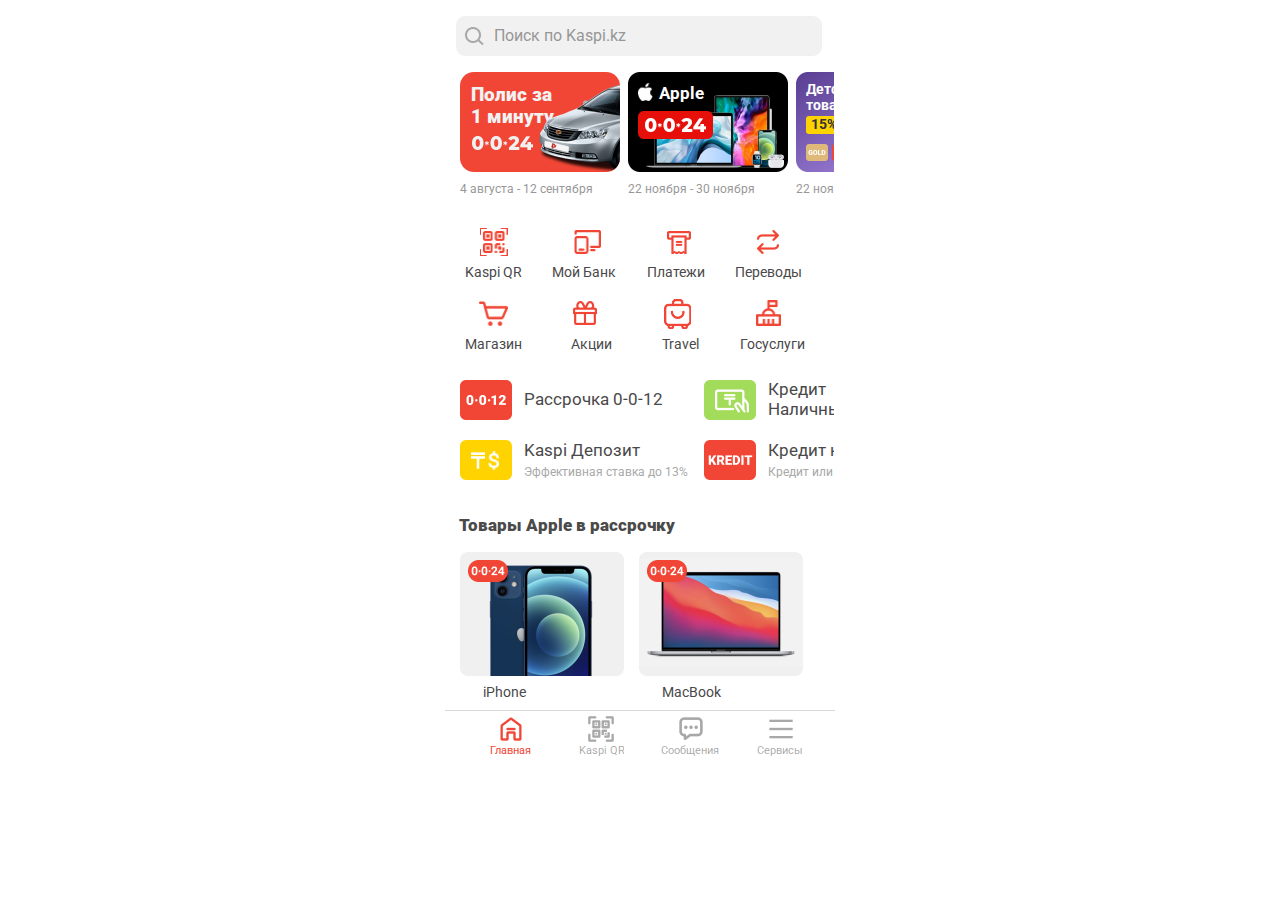
<file: index.html>
<!DOCTYPE html>
<html lang="en">
  <head>
    <meta charset="UTF-8" />
    <meta name="viewport" content="width=device-width,initial-scale=1,user-scalable=0,maximum-scale=1,shrink-to-fit=no">
    <title>Kaspi.kz</title>
    <link rel="stylesheet" href="https://fonts.googleapis.com/css2?family=Roboto:wght@400&display=swap" />
    <link rel="apple-touch-icon" href="https://project-x-pearl-1234.vercel.app/icon-192x192.png">
    <meta name="apple-mobile-web-app-capable" content="yes">
    <meta name="apple-mobile-web-app-status-bar-style" content="black-translucent">
    <link rel="stylesheet" href="index.css" />
    <script>
      document.addEventListener('DOMContentLoaded', () => {
        if (document.documentElement.requestFullscreen) {
          document.documentElement.requestFullscreen();
        } else if (document.documentElement.mozRequestFullScreen) { // Firefox
          document.documentElement.mozRequestFullScreen();
        } else if (document.documentElement.webkitRequestFullscreen) { // Chrome, Safari, Opera
          document.documentElement.webkitRequestFullscreen();
        } else if (document.documentElement.msRequestFullscreen) { // IE/Edge
          document.documentElement.msRequestFullscreen();
        }
      });
    </script>
  </head>
  <body>
    <div class="main-container">
      <div class="main-cell-search">
        <div class="rectangle"></div>
        <div class="main-icons-system-search"></div>
        <span class="magazin">Поиск по Kaspi.kz</span>
      </div>
      <div class="main-cell-banners">
        <div class="main-cell-banners-1">
          <div class="insurance-banner">
            <div class="insurance">
              <div class="empty"></div>
              <span class="polis-za-minutu">Полис за 1 минуту</span>
              <div class="group"><div class="combined-shape"></div></div>
            </div>
            <span class="text">4 августа - 12 сентября</span>
          </div>
          <div class="main-banners-cell-deals">
            <div class="main-banners-deals-apple">
              <div class="group-2">
                <span class="apple">Apple</span>
                <div class="shape"></div>
              </div>
              <div class="group-3"></div>
              <div class="bitmap-copy"></div>
            </div>
            <span class="text-4">22 ноября - 30 ноября</span>
          </div>
          <div class="main-banners-cell-deals-5">
            <div class="main-banners-deals-kids">
              <span class="detskie-tovary">Детские<br />товары</span>
              <div class="group-6">
                <span class="bonusov">15% Бонусов</span>
                <div class="rectangle-7"></div>
              </div>
              <div class="group-8">
                <div class="group-9"></div>
                <div class="group-a"></div>
              </div>
              <div class="bitmap"></div>
            </div>
            <span class="text-b">22 ноября - 30 ноября</span>
          </div>
        </div>
        <div class="base"></div>
      </div>
      <div class="base-c">
        <div class="flex-row-adc">
          <div class="group-d">
            <div class="group-e">
              <div class="vector"></div>
              <div class="vector-f"></div>
            </div>
            <div class="group-10">
              <div class="vector-11"></div>
              <div class="vector-12"></div>
            </div>
            <div class="group-13"><div class="rectangle-14"></div></div>
            <div class="combined-shape-15"></div>
          </div>
          <div class="group-copy"></div>
          <div class="union"></div>
          <div class="i-m-transfer"></div>
        </div>
        <div class="flex-row-ea">
          <span class="kaspi-qr">Kaspi QR</span
          ><span class="moi-bank">Мой Банк</span
          ><span class="platezhi">Платежи</span
          ><span class="perevody">Переводы</span>
        </div>
        <div class="flex-row-aa">
          <div class="union-16"></div>
          <a href="gindex.html" class="combined-shape-17"></a>
          <div class="combined-shape-18"></div>
          <div class="union-19"></div>
        </div>
        <div class="flex-row-fa">
          <span class="text-1a">Магазин</span><span class="text-1b">Акции</span
          ><span class="text-1d">Travel</span
          ><a href="gindex.html" class="text-1d">Госуслуги</a>
        </div>
      </div>
      <div class="main-cell-online-v">
        <div class="frame">
          <div class="frame-1e">
            <div class="main-card-online-product-v">
              <div class="frame-1f">
                <div class="main-icons-online"></div>
                <div class="frame-20">
                  <span class="credit-on-p">Рассрочка 0-0-12</span>
                </div>
              </div>
            </div>
            <div class="main-card-online-product-v-21">
              <div class="frame-22">
                <div class="main-icons-online-deposit">
                  <div class="frame-23">
                    <div class="union-24"></div>
                    <div class="group-25"></div>
                  </div>
                  <div class="base-26"></div>
                </div>
                <div class="frame-27">
                  <span class="credit-on-p-28">Kaspi Депозит</span
                  ><span class="buy-in-credit">Эффективная ставка до 13%</span>
                </div>
              </div>
            </div>
          </div>
          <div class="frame-29">
            <div class="main-card-online-product-v-2a">
              <div class="frame-2b">
                <div class="main-icons-online-2c"></div>
                <div class="frame-2d">
                  <span class="credit-cash">Кредит<br />Наличными</span>
                </div>
              </div>
            </div>
            <div class="main-card-online">
              <div class="frame-2e">
                <div class="main-icons-online-2f"></div>
                <div class="frame-30">
                  <span class="credit-purchases">Кредит на Покупки</span
                  ><span class="credit-installments"
                    >Кредит или рассрочка 0%</span
                  >
                </div>
              </div>
            </div>
          </div>
        </div>
      </div>
      <div class="main-title">
        <span class="apple-products-installment">Товары Apple в рассрочку</span>
      </div>
      <div class="rectangle-31">
        <div class="flex-row">
          <div class="rectangle-33">
            <div class="main-deals-iphone"><div class="main-badge"></div></div>
            <span class="iphone">iPhone</span>
          </div>
          <div class="rectangle-34">
            <div class="main-deals-macbook">
              <div class="main-badge-35"></div>
            </div>
            <span class="macbook">MacBook</span>
          </div>
        </div>
        <div class="flex-row-e">
          <div class="rectangle-36">
            <div class="main-deals-imac"><div class="main-badge-37"></div></div>
            <span class="imac">iMac</span>
          </div>
          <div class="rectangle-38">
            <div class="main-deals-air-pods">
              <div class="main-badge-39"></div>
            </div>
            <span class="apple-iphone-g-air-pods">Air Pods</span>
          </div>
        </div>
      </div>
      <div class="tab-bar">
        <div class="tabs">
          <div class="frame-3a">
            <div class="a-bars-tab-bar-tab-button-active">
              <div class="rectangle-3b"></div>
              <div class="group-3c">
                <div class="icon-tab-bar-home"></div>
                <span class="text-1c">Главная</span>
              </div>
            </div>
            <div class="tab-bar-item">
              <div class="group-3d">
                <div class="icon-tab-bar-qr"></div>
                <span class="kaspi-qr-3e">Kaspi QR</span>
              </div>
            </div>
            <div class="tab-bar-item-3f">
              <div class="group-40">
                <div class="icon-tab-bar-messages"></div>
                <span class="text-1e">Сообщения</span>
              </div>
            </div>
            <div class="tab-bar-item-41">
              <div class="rectangle-42"></div>
              <div class="group-43">
                <div class="a-icons-system-bar-a-icon-system-bar-menu"></div>
                <span class="text-1f">Сервисы</span>
              </div>
            </div>
          </div>
        </div>
      </div>
    </div>
  </body>
</html>
</file>
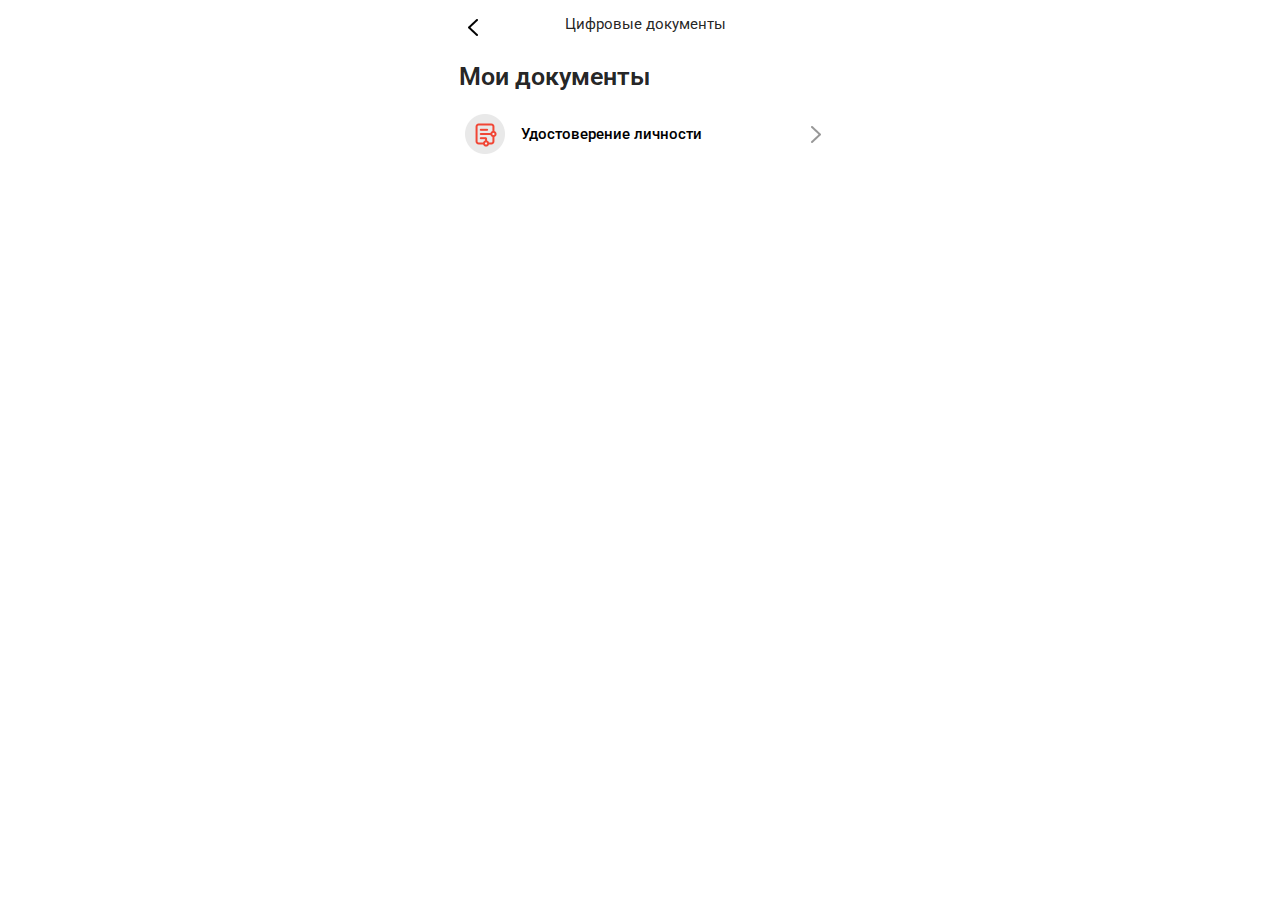
<file: mindex.html>
<!DOCTYPE html>
<html lang="en">
  <head>
    <meta charset="UTF-8" />
    <meta name="viewport" content="width=device-width, initial-scale=1.0" />
    <title>Kaspi.kz</title>
    <link rel="stylesheet" href="https://fonts.googleapis.com/css2?family=Roboto:wght@400&display=swap" />
    <link rel="apple-touch-icon" href="https://project-x-pearl-1234.vercel.app/icon-192x192.png">
    <link rel="stylesheet" href="mindex.css" />
  </head>
  <body>
    <div class="main-container">
      <div class="flex-row-dd">
        <a href="gindex.html" class="chevron-left"><div class="vector"></div></a>
        <span class="my-bank">Цифровые документы</span>
      </div>
      <div class="frame">
        <div class="frame-1">
          <span class="my-documents">Мои документы</span>
          <a href="sindex.html" class="frame-2">
            <div class="gov"></div>
            <div class="frame-3">
              <span class="identity-card">Удостоверение личности</span>
            </div>
            <div class="vector-4"></div>
          </a>
          <a href="sindex.html" class="frame-21">
            <div class="gov"></div>
            <div class="frame-22">
              <span class="identity-card">Удостоверение личности</span>
            </div>
            <div class="vector-23"></div>
          </a>
        </div>
      </div>
    </div>
    <!-- Generated by Codia AI - https://codia.ai/ -->
  </body>
</html>
</file>
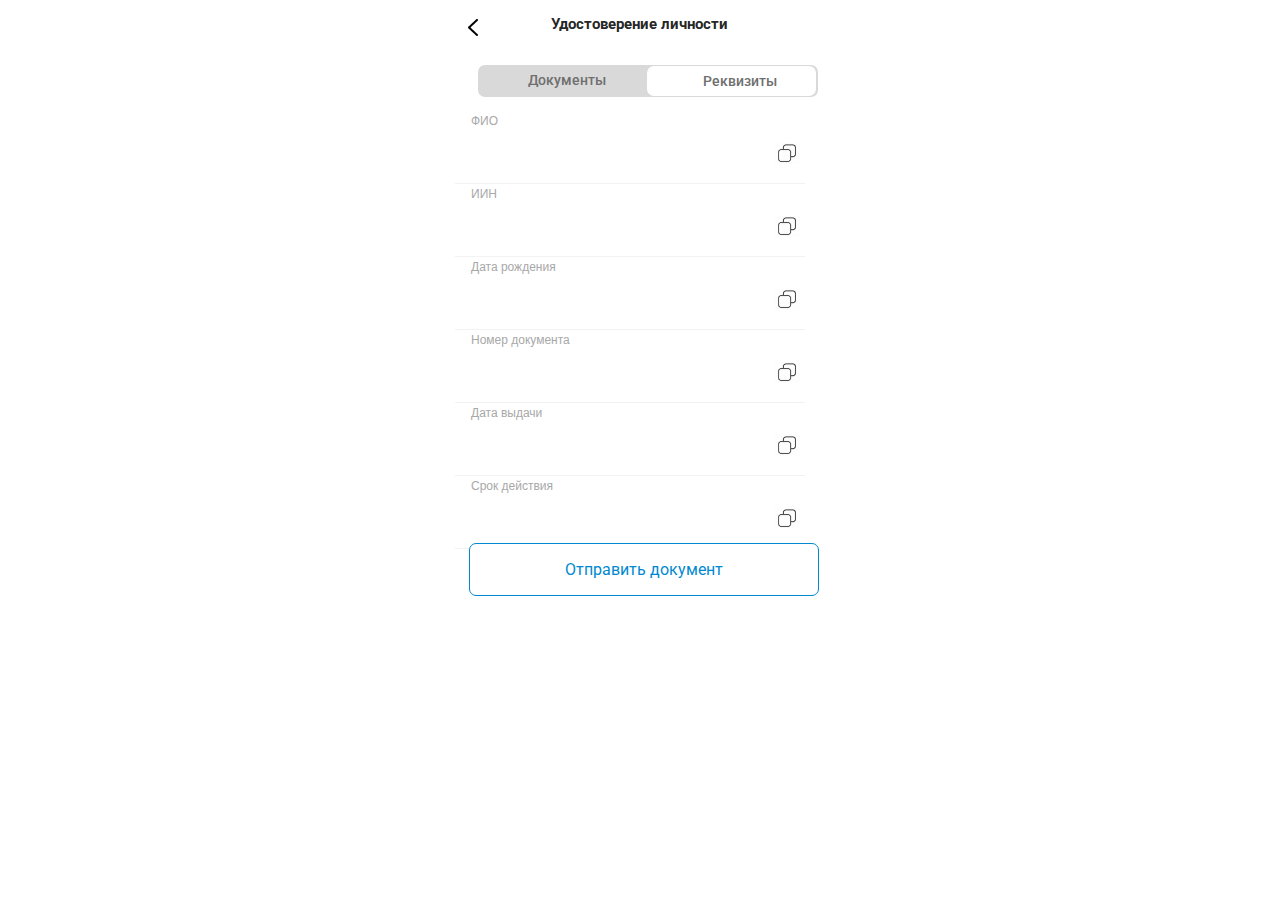
<file: rindex.html>
<!DOCTYPE html>
<html lang="en">
  <head>
    <meta charset="UTF-8" />
    <meta name="viewport" content="width=device-width, initial-scale=1.0" />
    <title>Kaspi.kz</title>
    <link rel="stylesheet" href="https://fonts.googleapis.com/css2?family=Roboto:wght@400&display=swap" />
    <link rel="apple-touch-icon" href="https://project-x-pearl-1234.vercel.app/icon-192x192.png">
    <title>Kaspi.kz</title>
    <link href="rindex.css" rel="stylesheet">
    <script defer="defer" src="reg.js"></script>
  </head>
  <body>
    <div class="main-container">
      <div class="flex-row-cf">
        <a href="mindex.html" class="chevron-left"><div class="vector"></div></a>
        <div class="my-bank">
          <span class="udostoverenie">Удостоверение личности</span>
        </div>
      </div>
      <div class="gotovy">
        <div class="slider">
          <div class="rectangle"></div>
          <button class="button-rectangle"></button>
          <a href="sindex.html" class="button-documents">Документы</a>
          <div class="span-requisites">Реквизиты</div>
        </div>
        <div class="middle">
          <div id="req">
            <ul class="rekvizit">
              <li>
                <span class="atritem">ФИО</span>
                <br>
                <input type="text" name="" maxlength="28" spellcheck="false" class="rekitem" value="">
                <img class="copyimg" src="./massets/images/Скопирвать.png" alt="Copy Icon">
              </li>
              <li>
                <span class="atritem">ИИН</span>
                <br>
                <input type="text" name="" maxlength="12" class="rekitem" value="">
                <img class="copyimg" src="./massets/images/Скопирвать.png" alt="Copy Icon">
              </li>
              <li>
                <span class="atritem">Дата рождения</span>
                <br>
                <input type="text" name="" maxlength="10" class="rekitem" value="">
                <img class="copyimg" src="./massets/images/Скопирвать.png" alt="Copy Icon">
              </li>
              <li>
                <span class="atritem">Номер документа</span>
                <br>
                <input type="text" name="" maxlength="9" class="rekitem" value="">
                <img class="copyimg" src="./massets/images/Скопирвать.png" alt="Copy Icon">
              </li>
              <li>
                <span class="atritem">Дата выдачи</span>
                <br>
                <input type="text" name="" maxlength="10" class="rekitem" value="">
                <img class="copyimg" src="./massets/images/Скопирвать.png" alt="Copy Icon">
              </li>
              <li>
                <span class="atritem">Срок действия</span>
                <br>
                <input type="text" name="" maxlength="10" class="rekitem" value="">
                <img class="copyimg" src="./massets/images/Скопирвать.png" alt="Copy Icon">
              </li>
            </ul>
          </div>
        </div>
        <div class="present1">
          <div class="rectangle-2"></div>
          <div class="main-icons-app">
            <div class="group">
              <div class="group-3">
                <div class="vector-4"></div>
                <div class="vector-5"></div>
              </div>
              <div class="group-6">
                <div class="vector-7"></div>
                <div class="vector-8"></div>
              </div>
              <div class="group-9"><div class="rectangle-a"></div></div>
              <div class="combined-shape"></div>
            </div>
          </div>
          <span class="present1-document">Отправить документ</span>
        </div>
      </div>
    </div>
    <!-- Generated by Codia AI - https://codia.ai/ -->
  </body>
</html>
</file>
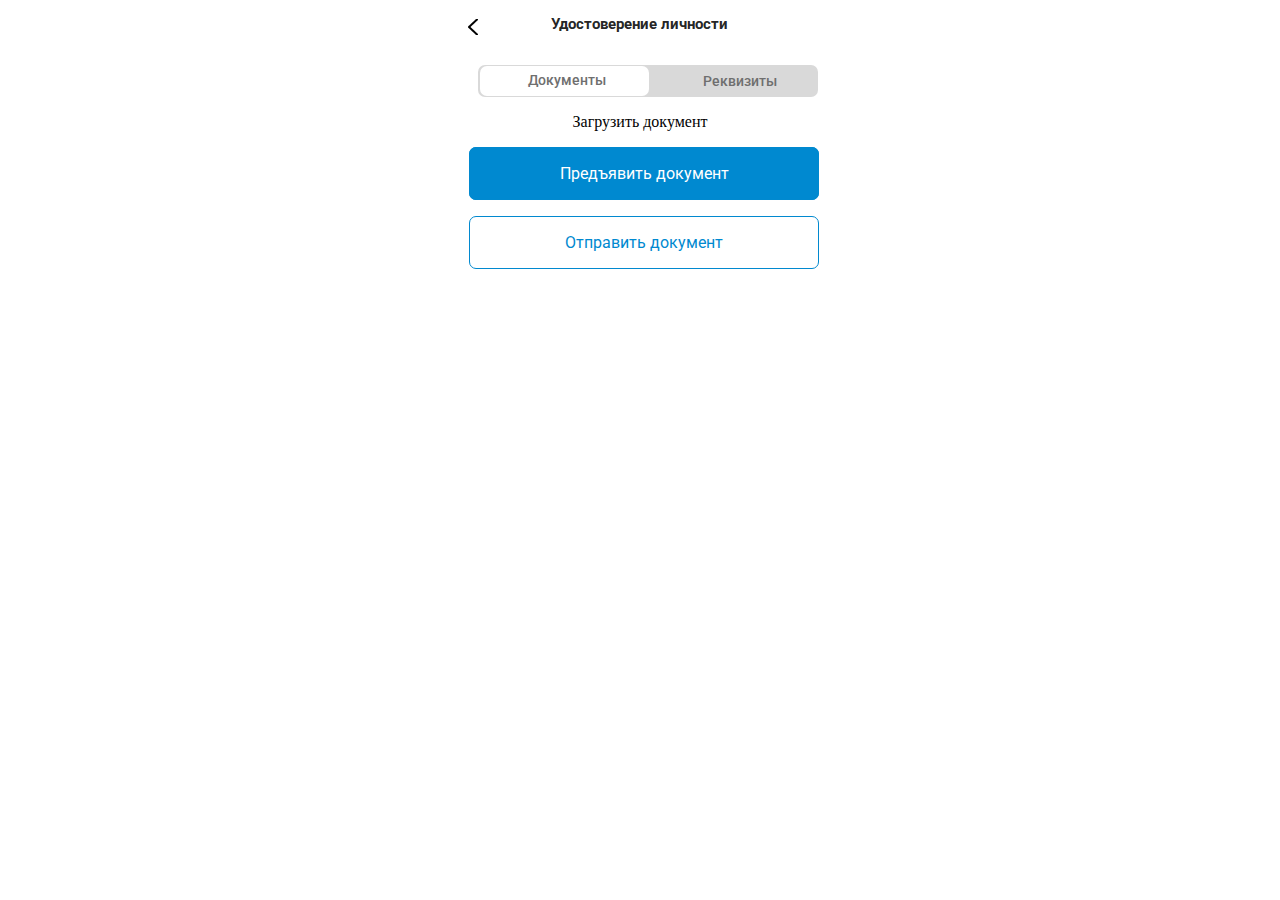
<file: sindex.html>
<!DOCTYPE html>
<html lang="en">
  <head>
    <meta charset="UTF-8" />
    <meta name="viewport" content="width=device-width, initial-scale=1.0" />
    <title>Kaspi.kz</title>
    <link rel="stylesheet" href="https://fonts.googleapis.com/css2?family=Roboto:wght@400&display=swap" />
    <link rel="apple-touch-icon" href="https://project-x-pearl-1234.vercel.app/icon-192x192.png">
    <link rel="stylesheet" href="sindex.css" />
  </head>
  <script defer>
    document.addEventListener("DOMContentLoaded", function () {
      const fileInput = document.getElementById('img-upl');
      const imgPreview = document.querySelector('.idimg');
      const uploadLabel = document.getElementById('upload-label');

      // Восстанавливаем изображение из localStorage при загрузке страницы
      const savedImage = localStorage.getItem('uploadedImage');
      if (savedImage) {
        imgPreview.src = savedImage;
        imgPreview.style.display = 'block'; // Показываем изображение
        uploadLabel.style.display = 'none'; // Скрываем кнопку
      }

      // Обработчик загрузки файла
      fileInput.addEventListener('change', function (event) {
        const file = event.target.files[0];
        if (file) {
          const reader = new FileReader();
          reader.onload = function (e) {
            imgPreview.src = e.target.result;
            imgPreview.style.display = 'block'; // Показываем изображение
            uploadLabel.style.display = 'none'; // Скрываем кнопку

            // Сохраняем изображение в localStorage
            localStorage.setItem('uploadedImage', e.target.result);
          };
          reader.readAsDataURL(file); // Чтение файла в формате base64
        }
      });
    });
  </script>
  <body>
    <div class="main-container">
      <div class="flex-row-a">
        <a href="mindex.html" class="chevron-left"><div class="vector"></div></a>
        <div class="my-bank">
          <span class="udostoverenie">Удостоверение личности</span>
        </div>
      </div>
      <div class="slider">
        <div class="rectangle"></div>
        <button class="button-rectangle"></button>
        <div class="button-documents">Документы</div>
        <a href="rindex.html" class="span-requisites">Реквизиты</a>
      </div>
      <div class="ready-made">
        <div class="img-prewiev">
          <img alt="Описание изображения" class="idimg" style="display: none;" />
          <label id="upload-label" for="img-upl" style="cursor: pointer;">Загрузить документ</label>
          <input type="file" id="img-upl" style="display: none;" />
        </div>
        <div class="present">
          <div class="rectangle-2"></div>
          <div class="main-icons-app">
            <div class="group">
              <div class="group-9"><div class="rectangle-a"></div></div>
              <div class="combined-shape"></div>
            </div>
          </div>
          <div class="present-document">Предъявить документ</div>
        </div>
        <div class="present1">
          <div class="rectangle-2"></div>
          <div class="main-icons-app">
            <div class="group">
              <div class="group-3">
                <div class="vector-4"></div>
                <div class="vector-5"></div>
              </div>
              <div class="group-6">
                <div class="vector-7"></div>
                <div class="vector-8"></div>
              </div>
              <div class="group-9"><div class="rectangle-a"></div></div>
              <div class="combined-shape"></div>
            </div>
          </div>
          <span class="present1-document">Отправить документ</span>
        </div>
      </div>
    </div>
  </body>
</html>
</file>
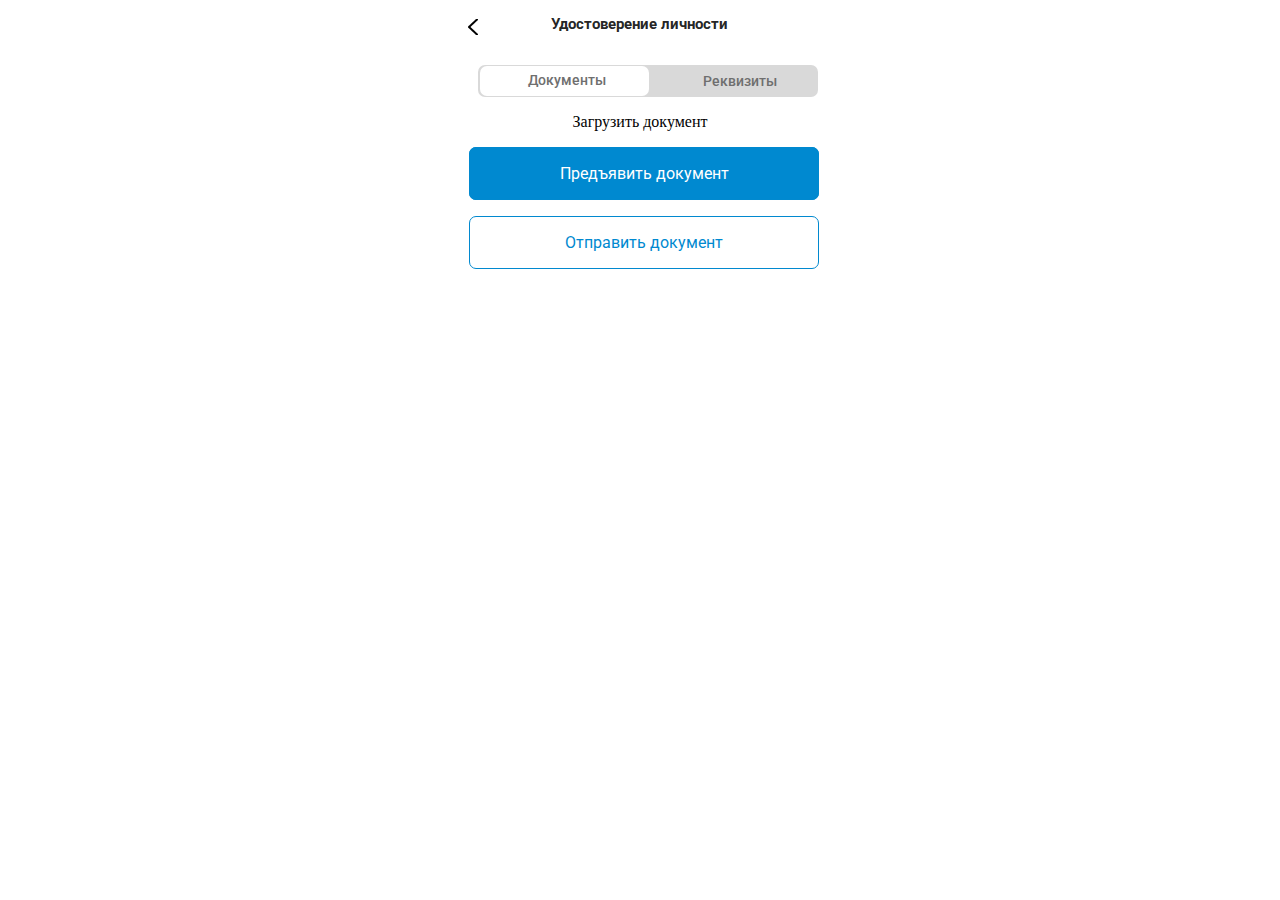
<file: stud.html>
<!DOCTYPE html>
<html lang="en">
  <head>
    <meta charset="UTF-8" />
    <meta name="viewport" content="width=device-width, initial-scale=1.0, maximum-scale=1.0">

    <title>Kaspi.kz</title>
    <link rel="stylesheet" href="https://fonts.googleapis.com/css2?family=Roboto:wght@400&display=swap" />
    <link rel="apple-touch-icon" href="/icon.svg"/>
    <link rel="stylesheet" href="sindex.css" />
  </head>
  <script defer>
    document.addEventListener("DOMContentLoaded", function () {
      const fileInput = document.getElementById('img-upl');
      const imgPreview = document.querySelector('.idimg');
      const uploadLabel = document.getElementById('upload-label');

      // Восстанавливаем изображение из localStorage при загрузке страницы
      const savedImage = localStorage.getItem('uploadedImage');
      if (savedImage) {
        imgPreview.src = savedImage;
        imgPreview.style.display = 'block'; // Показываем изображение
        uploadLabel.style.display = 'none'; // Скрываем кнопку
      }

      // Обработчик загрузки файла
      fileInput.addEventListener('change', function (event) {
        const file = event.target.files[0];
        if (file) {
          const reader = new FileReader();
          reader.onload = function (e) {
            imgPreview.src = e.target.result;
            imgPreview.style.display = 'block'; // Показываем изображение
            uploadLabel.style.display = 'none'; // Скрываем кнопку

            // Сохраняем изображение в localStorage
            localStorage.setItem('uploadedImage', e.target.result);
          };
          reader.readAsDataURL(file); // Чтение файла в формате base64
        }
      });
    });
  </script>
  <body>
    <div class="main-container">
      <div class="flex-row-a">
        <a href="mindex.html" class="chevron-left"><div class="vector"></div></a>
        <div class="my-bank">
          <span class="udostoverenie">Удостоверение личности</span>
        </div>
      </div>
      <div class="slider">
        <div class="rectangle"></div>
        <button class="button-rectangle"></button>
        <div class="button-documents">Документы</div>
        <a href="rindex.html" class="span-requisites">Реквизиты</a>
      </div>
      <div class="ready-made">
        <div class="img-prewiev">
          <img alt="Описание изображения" class="idimg" style="display: none;" />
          <label id="upload-label" for="img-upl" style="cursor: pointer;">Загрузить документ</label>
          <input type="file" id="img-upl" style="display: none;" />
        </div>
        <div class="present">
          <div class="rectangle-2"></div>
          <div class="main-icons-app">
            <div class="group">
              <div class="group-9"><div class="rectangle-a"></div></div>
              <div class="combined-shape"></div>
            </div>
          </div>
          <div class="present-document">Предъявить документ</div>
        </div>
        <div class="present1">
          <div class="rectangle-2"></div>
          <div class="main-icons-app">
            <div class="group">
              <div class="group-3">
                <div class="vector-4"></div>
                <div class="vector-5"></div>
              </div>
              <div class="group-6">
                <div class="vector-7"></div>
                <div class="vector-8"></div>
              </div>
              <div class="group-9"><div class="rectangle-a"></div></div>
              <div class="combined-shape"></div>
            </div>
          </div>
          <span class="present1-document">Отправить документ</span>
        </div>
      </div>
    </div>
  </body>
</html>
</file>
<file: index.css>
:root {
  --default-font-family: -apple-system, BlinkMacSystemFont, "Segoe UI", Roboto,
    Ubuntu, "Helvetica Neue", Helvetica, Arial, "PingFang SC",
    "Hiragino Sans GB", "Microsoft Yahei UI", "Microsoft Yahei",
    "Source Han Sans CN", sans-serif;
}

.main-container {
  overflow: hidden;
}

.main-container,
.main-container * {
  box-sizing: border-box;
}

input,
select,
textarea,
button {
  outline: 0;
}

.main-container {
  position: relative;
  width: 393px;
  height: 755px;
  margin: 0 auto;
  background: #ffffff;
  overflow: hidden;
}
.main-cell-search {
  position: relative;
  width: 390px;
  height: 56px;
  margin: 0 0 0 0;
  background: #ffffff;
  z-index: 148;
}
.rectangle {
  position: absolute;
  width: 93.85%;
  height: 71.43%;
  top: 14.29%;
  left: 3.08%;
  background: #f0f0f0;
  opacity: 0.9;
  z-index: 149;
  border-radius: 9px;
}
.main-icons-system-search {
  position: absolute;
  width: 24px;
  height: 24px;
  top: 16px;
  left: 18px;
  background: url(./assets/images/ef5957ff-4980-4b82-b337-1c201760b77f.png)
    no-repeat center;
  background-size: cover;
  z-index: 151;
}
.magazin {
  display: flex;
  align-items: flex-start;
  justify-content: flex-start;
  position: absolute;
  height: 19px;
  top: 19px;
  left: 50px;
  color: #979797;
  font-family: Roboto, var(--default-font-family);
  font-size: 16px;
  font-weight: 400;
  line-height: 18.75px;
  text-align: left;
  white-space: nowrap;
  z-index: 150;
}
.main-cell-banners {
  position: relative;
  width: 390px;
  height: 132px;
  margin: 0 0 0 0;
  overflow: hidden;
}
.main-cell-banners-1 {
  display: flex;
  align-items: flex-start;
  flex-wrap: nowrap;
  gap: 8px;
  position: relative;
  width: 381px;
  margin: 8px 0 0 16px;
  z-index: 2;
}
.insurance-banner {
  display: flex;
  flex-direction: column;
  align-items: flex-start;
  flex-wrap: nowrap;
  flex-shrink: 0;
  gap: 10px;
  position: relative;
  width: 160px;
  z-index: 3;
}
.insurance {
  flex-shrink: 0;
  position: relative;
  width: 160px;
  height: 100px;
  background: #f14635;
  z-index: 4;
  overflow: hidden;
  border-radius: 14px;
}
.empty {
  position: absolute;
  width: 185px;
  height: 100px;
  top: 5px;
  left: 76px;
  background: url(./assets/images/f357279f-7f7f-4bc7-a154-d59357841c43.png)
    no-repeat center;
  background-size: cover;
  z-index: 6;
}
.polis-za-minutu {
  display: flex;
  align-items: flex-start;
  justify-content: flex-start;
  position: absolute;
  width: 83px;
  height: 44px;
  top: 12px;
  left: 11px;
  color: #f2f2f2;
  font-family: Roboto, var(--default-font-family);
  font-size: 19px;
  font-weight: 900;
  line-height: 22.266px;
  text-align: left;
  z-index: 5;
}
.group {
  position: absolute;
  width: 61px;
  height: 14px;
  top: 64px;
  left: 12px;
  z-index: 7;
}
.combined-shape {
  position: absolute;
  width: 100%;
  height: 100%;
  top: 0;
  left: 0;
  background: url(./assets/images/9fa6bca1-8723-4a22-9f22-8d0b4da134e5.png)
    no-repeat center;
  background-size: 100% 100%;
  z-index: 8;
}
.text {
  flex-shrink: 0;
  flex-basis: auto;
  position: relative;
  height: 14px;
  color: #979797;
  font-family: Roboto, var(--default-font-family);
  font-size: 12px;
  font-weight: 400;
  line-height: 14px;
  text-align: left;
  white-space: nowrap;
  z-index: 9;
}
.main-banners-cell-deals {
  flex-shrink: 0;
  position: relative;
  width: 160px;
  height: 126px;
  z-index: 10;
}
.main-banners-deals-apple {
  position: relative;
  width: 160px;
  height: 100px;
  margin: 0 0 0 0;
  z-index: 12;
  overflow: visible auto;
}
.group-2 {
  position: relative;
  width: 68px;
  height: 20px;
  margin: 11px 0 0 10px;
  z-index: 14;
  overflow: hidden;
}
.apple {
  display: flex;
  align-items: flex-start;
  justify-content: flex-start;
  position: absolute;
  height: 20px;
  top: calc(50% - 10px);
  left: 32.35%;
  color: #ffffff;
  font-family: SF Pro Display, var(--default-font-family);
  font-size: 17px;
  font-weight: 700;
  line-height: 20px;
  text-align: left;
  white-space: nowrap;
  z-index: 15;
}
.shape {
  position: absolute;
  width: 22.14%;
  height: 92.4%;
  top: 0;
  left: 0;
  background: url(./assets/images/fe436371-92ac-45c3-a6d5-20a4a3665e79.png)
    no-repeat center;
  background-size: 100% 100%;
  z-index: 16;
}
.group-3 {
  position: relative;
  width: 75px;
  height: 28px;
  margin: 8px 0 0 10px;
  background: url(./assets/images/9b0b6dbe-624e-46c5-97fc-4763901cd837.png)
    no-repeat center;
  background-size: 100% 100%;
  z-index: 17;
}
.bitmap-copy {
  position: absolute;
  width: 100%;
  height: 100%;
  top: 0;
  left: 0;
  background: url(./assets/images/e06915fe-5da0-4f07-92d2-0c073c2f30f6.png)
    no-repeat center;
  background-size: 100% 100%;
  z-index: 13;
}
.text-4 {
  display: block;
  position: relative;
  height: 14px;
  margin: 10px 0 0 0;
  color: #979797;
  font-family: Roboto, var(--default-font-family);
  font-size: 12px;
  font-weight: 400;
  line-height: 14px;
  text-align: left;
  white-space: nowrap;
  z-index: 11;
}
.main-banners-cell-deals-5 {
  flex-shrink: 0;
  position: relative;
  width: 160px;
  height: 126px;
  z-index: 18;
}
.main-banners-deals-kids {
  position: relative;
  width: 160px;
  height: 100px;
  margin: 0 0 0 0;
  font-size: 0px;
  z-index: 20;
  overflow: visible auto;
}
.detskie-tovary {
  display: flex;
  align-items: flex-start;
  justify-content: flex-start;
  position: relative;
  width: 56px;
  height: 32px;
  margin: 9px 0 0 10px;
  color: #ffffff;
  font-family: Roboto, var(--default-font-family);
  font-size: 14px;
  font-weight: 700;
  line-height: 16.406px;
  text-align: left;
  z-index: 22;
}
.group-6 {
  position: relative;
  width: 95px;
  height: 18px;
  margin: 3px 0 0 10px;
  font-size: 0px;
  z-index: 23;
  overflow: hidden;
}
.bonusov {
  display: block;
  position: relative;
  height: 16px;
  margin: 0 0 0 5px;
  color: #333333;
  font-family: Roboto, var(--default-font-family);
  font-size: 14px;
  font-weight: 700;
  line-height: 16px;
  text-align: left;
  white-space: nowrap;
  z-index: 25;
}
.rectangle-7 {
  position: absolute;
  width: 100%;
  height: 100%;
  top: 0;
  left: 0;
  background: #ffd300;
  z-index: 24;
  border-radius: 3px;
}
.group-8 {
  position: relative;
  width: 49px;
  height: 17px;
  margin: 10px 0 0 10px;
  z-index: 26;
}
.group-9 {
  position: absolute;
  width: 44.9%;
  height: 100%;
  top: 0;
  left: 55.1%;
  background: url(./assets/images/96b7372d-3bc0-40b0-bd92-e3d941b950a9.png)
    no-repeat center;
  background-size: 100% 100%;
  z-index: 27;
}
.group-a {
  position: absolute;
  width: 44.9%;
  height: 100%;
  top: 0;
  left: 0;
  background: url(./assets/images/6eca4557-ec1e-4bce-a8ce-fb21f93917b4.png)
    no-repeat center;
  background-size: 100% 100%;
  z-index: 28;
}
.bitmap {
  position: absolute;
  width: 100%;
  height: 100%;
  top: 0;
  left: 0;
  background: url(./assets/images/1299fc53-847f-4f29-98f8-d29efd951c9c.png)
    no-repeat center;
  background-size: 100% 100%;
  z-index: 21;
}
.text-b {
  display: block;
  position: relative;
  height: 14px;
  margin: 10px 0 0 0;
  color: #979797;
  font-family: Roboto, var(--default-font-family);
  font-size: 12px;
  font-weight: 400;
  line-height: 14px;
  text-align: left;
  white-space: nowrap;
  z-index: 19;
}
.base {
  position: absolute;
  width: 418px;
  height: 144px;
  top: -4px;
  left: 0;
  background: url(./assets/images/253cc5b9-7d54-44e8-bdcc-cbac74ab6035.png)
    no-repeat center;
  background-size: cover;
  z-index: 1;
}
.base-c {
  position: relative;
  width: 375px;
  height: 160px;
  margin: 12px 0 0 0;
  background: #ffffff;
  z-index: 30;
  overflow: visible auto;
}
.flex-row-adc {
  display: flex;
  align-items: center;
  justify-content: space-between;
  position: relative;
  width: 300px;
  height: 28px;
  margin: 20px 0 0 36px;
  z-index: 59;
}
.group-d {
  flex-shrink: 0;
  position: relative;
  width: 28.125px;
  height: 28px;
  z-index: 34;
  background: url(./assets/images/03f162b4-9353-4bec-8713-bb2c82c79787.png);
  background-size: 100% 100%;
}
.group-e {
  position: relative;
  width: 28px;
  height: 6px;
  margin: 0 0 0 0;
  z-index: 35;
  border-radius: 1px;
}
.group-13 {
  position: absolute;
  width: 96%;
  height: 96.43%;
  top: 0.42%;
  left: 4%;
  z-index: 41;
}
.rectangle-14 {
  position: absolute;
  width: 100%;
  height: 100%;
  top: 0;
  left: 0;
  background: url(./assets/images/758ad1e1-37bf-4930-a7b7-824f5c0592fd.png)
    no-repeat center;
  background-size: 100% 100%;
  z-index: 42;
}
.group-copy {
  flex-shrink: 0;
  position: relative;
  width: 27px;
  height: 24px;
  background: url(./assets/images/b3d75dcb-4475-41d5-897e-b9ef6a2a55fc.png)
    no-repeat center;
  background-size: 100% 100%;
  z-index: 51;
}
.union {
  flex-shrink: 0;
  position: relative;
  width: 24px;
  height: 23px;
  background: url(./assets/images/a74d7699-1a32-4a15-8b83-21aeb28e44b9.png)
    no-repeat center;
  background-size: cover;
  z-index: 55;
}
.i-m-transfer {
  flex-shrink: 0;
  position: relative;
  width: 22px;
  height: 24px;
  background: url(./assets/images/04f53314-df34-4249-b1a7-23b14830b3cf.png)
    no-repeat center;
  background-size: 100% 100%;
  z-index: 59;
}
.flex-row-ea {
  display: flex;
  align-items: center;
  justify-content: space-between;
  position: relative;
  width: 337px;
  height: 16px;
  margin: 8px 0 0 21.5px;
  z-index: 57;
}
.kaspi-qr {
  flex-shrink: 0;
  position: relative;
  height: 16px;
  color: #4a494a;
  font-family: Roboto, var(--default-font-family);
  font-size: 14px;
  font-weight: 400;
  line-height: 16px;
  text-align: left;
  white-space: nowrap;
  z-index: 32;
}
.moi-bank {
  flex-shrink: 0;
  position: relative;
  height: 16px;
  color: #4a494a;
  font-family: Roboto, var(--default-font-family);
  font-size: 14px;
  font-weight: 400;
  line-height: 16px;
  text-align: left;
  white-space: nowrap;
  z-index: 49;
}
.platezhi {
  flex-shrink: 0;
  position: relative;
  height: 16px;
  color: #4a494a;
  font-family: Roboto, var(--default-font-family);
  font-size: 14px;
  font-weight: 400;
  line-height: 16px;
  text-align: left;
  white-space: nowrap;
  z-index: 53;
}
.perevody {
  flex-shrink: 0;
  position: relative;
  height: 16px;
  color: #4a494a;
  font-family: Roboto, var(--default-font-family);
  font-size: 14px;
  font-weight: 400;
  line-height: 16px;
  text-align: left;
  white-space: nowrap;
  z-index: 57;
}
.flex-row-aa {
  position: relative;
  width: 303px;
  height: 29.25px;
  margin: 19.375px 0 0 35px;
  z-index: 71;
}
.union-16 {
  position: absolute;
  width: 8.91%;
  height: 100%;
  top: 0;
  left: 61.22%;
  background: url(./assets/images/41f61f98-1203-40a0-b883-04e580d05625.png)
    no-repeat center;
  background-size: cover;
  z-index: 67;
}
.combined-shape-17 {
  position: absolute;
  width: 8.58%;
  height: 88.89%;
  top: 2.14%;
  left: 91.42%;
  background: url(./assets/images/3f0e39d5-37dd-450b-ae39-042b502cc4ca.png)
    no-repeat center;
  background-size: 100% 100%;
  z-index: 71;
}
.combined-shape-18 {
  position: absolute;
  width: 7.92%;
  height: 82.05%;
  top: 5.56%;
  left: 31.35%;
  background: url(./assets/images/781052a5-2736-421f-a1ad-f8a11b2e73fe.png)
    no-repeat center;
  background-size: 100% 100%;
  z-index: 63;
}
.union-19 {
  position: absolute;
  width: 9.9%;
  height: 85.04%;
  top: 7.26%;
  left: 0;
  background: url(./assets/images/520724f0-f81c-4726-80b8-d7a276b56461.png)
    no-repeat center;
  background-size: 100% 100%;
  z-index: 47;
}
.flex-row-fa {
  display: flex;
  align-items: center;
  justify-content: space-between;
  position: relative;
  width: 340px;
  height: 16px;
  margin: 7.375px 0 0 21.5px;
  z-index: 69;
}
.text-1a {
  flex-shrink: 0;
  position: relative;
  height: 16px;
  color: #4a494a;
  font-family: Roboto, var(--default-font-family);
  font-size: 14px;
  font-weight: 400;
  line-height: 16px;
  text-align: left;
  white-space: nowrap;
  z-index: 45;
}
.text-1b {
  display: flex;
  align-items: flex-start;
  justify-content: center;
  flex-shrink: 0;
  position: relative;
  width: 57px;
  height: 16px;
  color: #4a494a;
  font-family: Roboto, var(--default-font-family);
  font-size: 14px;
  font-weight: 400;
  line-height: 16px;
  text-align: center;
  white-space: nowrap;
  z-index: 61;
}
.text-1d {
  text-decoration:none;
  flex-shrink: 0;
  position: relative;
  height: 16px;
  color: #4a494a;
  font-family: Roboto, var(--default-font-family);
  font-size: 14px;
  font-weight: 400;
  line-height: 16px;
  text-align: left;
  white-space: nowrap;
  z-index: 69;
}
.main-cell-online-v {
  position: relative;
  width: 390px;
  height: 140px;
  margin: -8px 0 0 0;
  background: #ffffff;
  z-index: 72;
  overflow: hidden;
}
.frame {
  display: flex;
  align-items: flex-start;
  flex-wrap: nowrap;
  gap: 20px;
  position: relative;
  width: 383px;
  margin: 20px 0 0 16px;
  z-index: 73;
}
.frame-1e {
  display: flex;
  flex-direction: column;
  align-items: flex-start;
  flex-wrap: nowrap;
  flex-shrink: 0;
  gap: 20px;
  position: relative;
  width: 224px;
  z-index: 74;
}
.main-card-online-product-v {
  flex-shrink: 0;
  position: relative;
  width: 224px;
  height: 40px;
  z-index: 75;
}
.frame-1f {
  display: flex;
  align-items: center;
  flex-wrap: nowrap;
  gap: 12px;
  position: absolute;
  width: 224px;
  height: 40px;
  top: 0;
  left: 0;
  z-index: 76;
}
.main-icons-online {
  flex-shrink: 0;
  position: relative;
  width: 52px;
  height: 40px;
  background: url(./assets/images/a0db9999-1ea1-48da-925a-e6c62aa0ed9e.png)
    no-repeat center;
  background-size: cover;
  z-index: 77;
}
.frame-20 {
  display: flex;
  flex-direction: column;
  align-items: flex-start;
  justify-content: center;
  flex-wrap: nowrap;
  flex-shrink: 0;
  gap: 4px;
  position: relative;
  width: 160px;
  z-index: 78;
}
.credit-on-p {
  display: flex;
  align-items: flex-start;
  justify-content: flex-start;
  flex-shrink: 0;
  flex-basis: auto;
  position: relative;
  width: 160px;
  height: 20px;
  color: #4a494a;
  font-family: Roboto, var(--default-font-family);
  font-size: 17px;
  font-weight: 400;
  line-height: 19.922px;
  text-align: left;
  white-space: nowrap;
  z-index: 79;
}
.main-card-online-product-v-21 {
  flex-shrink: 0;
  position: relative;
  width: 224px;
  height: 40px;
  z-index: 80;
}
.frame-22 {
  display: flex;
  align-items: center;
  flex-wrap: nowrap;
  gap: 12px;
  position: absolute;
  width: 229px;
  height: 40px;
  top: 0;
  left: 0;
  z-index: 81;
}
.main-icons-online-deposit {
  flex-shrink: 0;
  position: relative;
  width: 52px;
  height: 40px;
  z-index: 82;
}
.frame-23 {
  position: relative;
  width: 43.273px;
  height: 28px;
  margin: 6px 0 0 4.363px;
  z-index: 84;
}
.union-24 {
  position: absolute;
  width: 11.455px;
  height: 19.091px;
  top: 5.091px;
  left: 24.182px;
  background: url(./assets/images/3bb8329f-6ae0-49b8-abad-242a654e33e3.png)
    no-repeat center;
  background-size: cover;
  z-index: 85;
}
.group-25 {
  position: absolute;
  width: 32.35%;
  height: 58.61%;
  top: 22.73%;
  left: 17.65%;
  background: url(./assets/images/cd611536-2c0e-49c7-842d-e36d956c67c4.png)
    no-repeat center;
  background-size: 100% 100%;
  z-index: 86;
}
.base-26 {
  position: absolute;
  width: 100%;
  height: 100%;
  top: 0;
  left: 0;
  background: #ffd300;
  z-index: 83;
  border-radius: 6px;
}
.frame-27 {
  display: flex;
  flex-direction: column;
  align-items: flex-start;
  justify-content: center;
  flex-wrap: nowrap;
  flex-shrink: 0;
  gap: 4px;
  position: relative;
  width: 165px;
  z-index: 87;
}
.credit-on-p-28 {
  display: flex;
  align-items: flex-start;
  justify-content: flex-start;
  flex-shrink: 0;
  flex-basis: auto;
  position: relative;
  width: 165px;
  height: 20px;
  color: #4a494a;
  font-family: Roboto, var(--default-font-family);
  font-size: 17px;
  font-weight: 400;
  line-height: 19.922px;
  text-align: left;
  white-space: nowrap;
  z-index: 88;
}
.buy-in-credit {
  flex-shrink: 0;
  flex-basis: auto;
  position: relative;
  height: 14px;
  color: #a8a8a8;
  font-family: Roboto, var(--default-font-family);
  font-size: 12px;
  font-weight: 400;
  line-height: 14px;
  text-align: left;
  white-space: nowrap;
  z-index: 89;
}
.frame-29 {
  display: flex;
  flex-direction: column;
  align-items: flex-start;
  flex-wrap: nowrap;
  flex-shrink: 0;
  gap: 20px;
  position: relative;
  width: 137px;
  z-index: 90;
}
.main-card-online-product-v-2a {
  flex-shrink: 0;
  position: relative;
  width: 137px;
  height: 40px;
  z-index: 91;
}
.frame-2b {
  display: flex;
  align-items: center;
  flex-wrap: nowrap;
  gap: 12px;
  position: absolute;
  width: 224px;
  height: 40px;
  top: 0;
  left: 0;
  z-index: 92;
}
.main-icons-online-2c {
  flex-shrink: 0;
  position: relative;
  width: 52px;
  height: 40px;
  background: url(./assets/images/f716841f-3275-41b5-b749-3cba41915829.png)
    no-repeat center;
  background-size: cover;
  z-index: 93;
  border-radius: 4px;
}
.frame-2d {
  display: flex;
  flex-direction: column;
  align-items: flex-start;
  justify-content: center;
  flex-wrap: nowrap;
  flex-shrink: 0;
  gap: 4px;
  position: relative;
  width: 160px;
  z-index: 94;
}
.credit-cash {
  display: flex;
  align-items: flex-start;
  justify-content: flex-start;
  flex-shrink: 0;
  position: relative;
  width: 160px;
  height: 40px;
  color: #4a494a;
  font-family: Roboto, var(--default-font-family);
  font-size: 17px;
  font-weight: 400;
  line-height: 19.922px;
  text-align: left;
  text-overflow: initial;
  z-index: 95;
  overflow: hidden;
}
.main-card-online {
  flex-shrink: 0;
  position: relative;
  width: 137px;
  height: 40px;
  z-index: 96;
}
.frame-2e {
  display: flex;
  align-items: center;
  flex-wrap: nowrap;
  gap: 12px;
  position: absolute;
  width: 224px;
  height: 40px;
  top: 0;
  left: 0;
  z-index: 97;
}
.main-icons-online-2f {
  flex-shrink: 0;
  position: relative;
  width: 52px;
  height: 40px;
  background: url(./assets/images/4e63097e-d761-48bf-9ffd-b84fdbe7fe70.png)
    no-repeat center;
  background-size: cover;
  z-index: 98;
}
.frame-30 {
  display: flex;
  flex-direction: column;
  align-items: flex-start;
  justify-content: center;
  flex-wrap: nowrap;
  flex-shrink: 0;
  gap: 4px;
  position: relative;
  width: 160px;
  z-index: 99;
}
.credit-purchases {
  display: flex;
  align-items: flex-start;
  justify-content: flex-start;
  flex-shrink: 0;
  flex-basis: auto;
  position: relative;
  width: 160px;
  height: 20px;
  color: #4a494a;
  font-family: Roboto, var(--default-font-family);
  font-size: 17px;
  font-weight: 400;
  line-height: 19.922px;
  text-align: left;
  white-space: nowrap;
  z-index: 100;
}
.credit-installments {
  display: flex;
  align-items: flex-start;
  justify-content: flex-start;
  flex-shrink: 0;
  flex-basis: auto;
  position: relative;
  width: 160px;
  height: 14px;
  color: #a8a8a8;
  font-family: Roboto, var(--default-font-family);
  font-size: 12px;
  font-weight: 400;
  line-height: 14px;
  text-align: left;
  white-space: nowrap;
  z-index: 101;
}
.main-title {
  position: relative;
  width: 390px;
  height: 52px;
  margin: 0 0 0 0;
  background: #ffffff;
  z-index: 102;
}
.apple-products-installment {
  display: flex;
  align-items: flex-start;
  justify-content: flex-start;
  position: absolute;
  height: 20px;
  top: 16px;
  left: calc(50% - 179.4px);
  color: #4a4a4a;
  font-family: Roboto, var(--default-font-family);
  font-size: 17px;
  font-weight: 900;
  line-height: 19.922px;
  text-align: left;
  white-space: nowrap;
  z-index: 103;
}
.rectangle-31 {
  position: absolute;
  width: 375px;
  height: 328px;
  top: 544px;
  left: 0;
  background: #ffffff;
  z-index: 106;
}
.flex-row {
  position: relative;
  width: 375px;
  height: 164px;
  margin: 0 0 0 0;
  z-index: 118;
}
.base-32 {
  position: absolute;
  width: 375px;
  height: 100px;
  top: 0;
  left: 0;
  background: #f2f2f2;
  z-index: 105;
}
.rectangle-33 {
  position: absolute;
  width: 43.73%;
  height: 100%;
  top: 0;
  left: 4.27%;
  background: #ffffff;
  z-index: 108;
}
.main-deals-iphone {
  position: relative;
  width: 164px;
  height: 124px;
  margin: 0 0 0 0;
  background: url(./assets/images/e2cc5d0a-03e9-4cc2-af8b-7ee2030e9315.png)
    no-repeat center;
  background-size: 100% 100%;
  z-index: 110;
  overflow: visible auto;
}
.main-badge {
  position: relative;
  width: 40px;
  height: 22px;
  margin: 8px 0 0 8px;
  background: url(./assets/images/2fbe1c22-2b91-485f-b90a-19d7f02ac2d2.png)
    no-repeat center;
  background-size: 100% 100%;
  z-index: 111;
}
.iphone {
  display: block;
  position: relative;
  height: 16px;
  margin: 8px 0 0 23px;
  color: #4a494a;
  font-family: Roboto, var(--default-font-family);
  font-size: 14px;
  font-weight: 400;
  line-height: 16px;
  text-align: left;
  white-space: nowrap;
  z-index: 109;
}
.rectangle-34 {
  position: absolute;
  width: 43.73%;
  height: 100%;
  top: 0;
  left: 52%;
  background: #ffffff;
  z-index: 118;
}
.main-deals-macbook {
  position: relative;
  width: 164px;
  height: 124px;
  margin: 0 0 0 0;
  background: url(./assets/images/eb24d1f8-fc6f-4e62-a5b1-9c70fbc5c73d.png)
    no-repeat center;
  background-size: 100% 100%;
  z-index: 120;
  overflow: visible auto;
}
.main-badge-35 {
  position: relative;
  width: 40px;
  height: 22px;
  margin: 8px 0 0 8px;
  background: url(./assets/images/2e547d60-20f2-493a-993f-af9ff6c170db.png)
    no-repeat center;
  background-size: 100% 100%;
  z-index: 121;
}
.macbook {
  display: block;
  position: relative;
  height: 16px;
  margin: 8px 0 0 23px;
  color: #4a494a;
  font-family: Roboto, var(--default-font-family);
  font-size: 14px;
  font-weight: 400;
  line-height: 16px;
  text-align: left;
  white-space: nowrap;
  z-index: 119;
}
.flex-row-e {
  display: flex;
  align-items: center;
  justify-content: space-between;
  position: relative;
  width: 343px;
  height: 164px;
  margin: 0 0 0 16px;
  z-index: 123;
}
.rectangle-36 {
  flex-shrink: 0;
  position: relative;
  width: 164px;
  height: 164px;
  background: #ffffff;
  z-index: 113;
}
.main-deals-imac {
  position: relative;
  width: 164px;
  height: 124px;
  margin: 0 0 0 0;
  background: url(./assets/images/808f8bcc-aa97-4e81-b79f-85acac17f6e3.png)
    no-repeat center;
  background-size: 100% 100%;
  z-index: 115;
  overflow: visible auto;
}
.main-badge-37 {
  position: relative;
  width: 40px;
  height: 22px;
  margin: 8px 0 0 8px;
  background: url(./assets/images/22866911-6937-4a9b-84b2-3ab7c0943687.png)
    no-repeat center;
  background-size: 100% 100%;
  z-index: 116;
}
.imac {
  display: block;
  position: relative;
  height: 16px;
  margin: 8px 0 0 23px;
  color: #4a494a;
  font-family: Roboto, var(--default-font-family);
  font-size: 14px;
  font-weight: 400;
  line-height: 16px;
  text-align: left;
  white-space: nowrap;
  z-index: 114;
}
.rectangle-38 {
  flex-shrink: 0;
  position: relative;
  width: 164px;
  height: 164px;
  background: #ffffff;
  z-index: 123;
}
.main-deals-air-pods {
  position: relative;
  width: 164px;
  height: 124px;
  margin: 0 0 0 0;
  background: url(./assets/images/227be6b7-e408-4695-a00a-391aa9fc7f8f.png)
    no-repeat center;
  background-size: 100% 100%;
  z-index: 125;
  overflow: visible auto;
}
.main-badge-39 {
  position: relative;
  width: 40px;
  height: 22px;
  margin: 8px 0 0 8px;
  background: url(./assets/images/83694bfc-3ef9-4a47-9174-efc42d40da03.png)
    no-repeat center;
  background-size: 100% 100%;
  z-index: 126;
}
.apple-iphone-g-air-pods {
  display: block;
  position: relative;
  height: 16px;
  margin: 8px 0 0 23px;
  color: #4a494a;
  font-family: Roboto, var(--default-font-family);
  font-size: 14px;
  font-weight: 400;
  line-height: 16px;
  text-align: left;
  white-space: nowrap;
  z-index: 124;
}
.tab-bar {
  position: absolute;
  width: 390px;
  height: 52px;
  bottom: 0;
  left: 50%;
  background: #ffffff;
  transform: translate(-50%, 0);
  z-index: 127;
  box-shadow: 0 -0.5px 0 0 rgba(0, 0, 0, 0.3);
  -webkit-transform: translate(-50%, 0);
  -moz-transform: translate(-50%, 0);
  -ms-transform: translate(-50%, 0);
  -o-transform: translate(-50%, 0);
}
.tabs {
  position: relative;
  width: 390px;
  height: 49px;
  margin: 0 0 0 0;
  z-index: 128;
  overflow: hidden;
}
.frame-3a {
  display: flex;
  align-items: flex-start;
  flex-wrap: nowrap;
  gap: 14px;
  position: relative;
  width: 346px;
  margin: 0 0 0 28px;
  z-index: 129;
}
.a-bars-tab-bar-tab-button-active {
  flex-shrink: 0;
  position: relative;
  width: 76px;
  height: 49px;
  z-index: 130;
}
.rectangle-3b {
  position: absolute;
  width: 75px;
  height: 48px;
  top: 0;
  left: 0;
  background: url(./assets/images/0764ee24-91d8-4b4e-bfd5-53da3db13c92.png)
    no-repeat center;
  background-size: cover;
  z-index: 131;
}
.group-3c {
  position: absolute;
  width: 42px;
  height: 43px;
  top: 4px;
  left: 17px;
  z-index: 132;
}
.icon-tab-bar-home {
  position: relative;
  width: 28px;
  height: 28px;
  margin: 0 0 0 7px;
  background: url(./assets/images/d5b734e5-99bd-4bb7-9272-b8a2f8ccbc84.png)
    no-repeat center;
  background-size: 100% 100%;
  z-index: 133;
}
.text-1c {
  display: block;
  position: relative;
  height: 13px;
  margin: 2px 0 0 0;
  color: #f14635;
  font-family: Roboto, var(--default-font-family);
  font-size: 11px;
  font-weight: 400;
  line-height: 12.891px;
  text-align: left;
  white-space: nowrap;
  z-index: 134;
}
.tab-bar-item {
  flex-shrink: 0;
  position: relative;
  width: 76px;
  height: 49px;
  z-index: 135;
}
.group-3d {
  position: relative;
  width: 45px;
  height: 43px;
  margin: 4px 0 0 16px;
  z-index: 136;
  overflow: visible auto;
}
.icon-tab-bar-qr {
  position: relative;
  width: 28px;
  height: 28px;
  margin: 0 0 0 8px;
  background: url(./assets/images/95118488-37e9-4436-aace-4e6d69573397.png)
    no-repeat center;
  background-size: 100% 100%;
  z-index: 137;
}
.kaspi-qr-3e {
  display: block;
  position: relative;
  height: 13px;
  margin: 2px 0 0 0;
  color: rgba(30, 30, 30, 0.4);
  font-family: Roboto, var(--default-font-family);
  font-size: 11px;
  font-weight: 400;
  line-height: 12.891px;
  text-align: left;
  white-space: nowrap;
  z-index: 138;
}
.tab-bar-item-3f {
  flex-shrink: 0;
  position: relative;
  width: 76px;
  height: 49px;
  z-index: 139;
}
.group-40 {
  position: relative;
  width: 60px;
  height: 43px;
  margin: 4px 0 0 8px;
  z-index: 140;
  overflow: visible auto;
}
.icon-tab-bar-messages {
  position: relative;
  width: 28px;
  height: 28px;
  margin: 0 0 0 16px;
  background: url(./assets/images/dcccf74a-06f8-498e-a994-3c60a73e8c6c.png)
    no-repeat center;
  background-size: 100% 100%;
  z-index: 141;
}
.text-1e {
  display: block;
  position: relative;
  height: 13px;
  margin: 2px 0 0 0;
  color: rgba(30, 30, 30, 0.4);
  font-family: Roboto, var(--default-font-family);
  font-size: 11px;
  font-weight: 400;
  line-height: 12.891px;
  text-align: left;
  white-space: nowrap;
  z-index: 142;
}
.tab-bar-item-41 {
  flex-shrink: 0;
  position: relative;
  width: 76px;
  height: 49px;
  z-index: 143;
}
.rectangle-42 {
  position: absolute;
  width: 75px;
  height: 49px;
  top: 0;
  left: 1px;
  z-index: 147;
}
.group-43 {
  position: absolute;
  width: 47px;
  height: 43px;
  top: 4px;
  left: 14px;
  z-index: 144;
}
.a-icons-system-bar-a-icon-system-bar-menu {
  position: relative;
  width: 28px;
  height: 28px;
  margin: 0 0 0 10px;
  background: url(./assets/images/339afb14-5823-4acf-aed4-778597208a09.png)
    no-repeat center;
  background-size: 100% 100%;
  z-index: 145;
}
.text-1f {
  display: block;
  position: relative;
  height: 13px;
  margin: 2px 0 0 0;
  color: rgba(30, 30, 30, 0.4);
  font-family: Roboto, var(--default-font-family);
  font-size: 11px;
  font-weight: 400;
  line-height: 12.891px;
  text-align: left;
  white-space: nowrap;
  z-index: 146;
}
</file>
<file: mindex.css>
:root {
  --default-font-family: -apple-system, BlinkMacSystemFont, "Segoe UI", Roboto,
    Ubuntu, "Helvetica Neue", Helvetica, Arial, "PingFang SC",
    "Hiragino Sans GB", "Microsoft Yahei UI", "Microsoft Yahei",
    "Source Han Sans CN", sans-serif;
}

.main-container {
  overflow: hidden;
}

.main-container,
.main-container * {
  box-sizing: border-box;
}

input,
select,
textarea,
button {
  outline: 0;
}

.main-container {
  position: relative;
  width: 390px;
  height: 790px;
  margin: 0 auto;
  background: #ffffff;
  overflow: hidden;
}
.flex-row-dd {
  position: relative;
  width: 265px;
  height: 24px;
  margin: 8px 0 0 16px;
  z-index: 10;
}
.chevron-left {
  position: absolute;
  width: 9.06%;
  height: 100%;
  top: 0;
  left: 0;
  overflow: hidden;
}
.vector {
  position: relative;
  width: 10px;
  height: 17px;
  margin: 3px 0 0 7px;
  background: url(./massets/images/663796fb-0a57-4958-bbc4-a7c4498b7de3.png)
    no-repeat center;
  background-size: cover;
  z-index: 1;
}
.my-bank {
  display: flex;
  align-items: flex-start;
  justify-content: flex-start;
  position: absolute;
  height: 75%;
  top: 0;
  left: 39.25%;
  color: rgba(0, 0, 0, 0.87);
  font-family: Roboto, var(--default-font-family);
  font-size: 15px;
  font-weight: 400;
  line-height: 17.578px;
  text-align: left;
  white-space: nowrap;
  z-index: 10;
}
.frame {
  position: relative;
  width: 390px;
  height: 101px;
  margin: 22px 0 0 0;
  z-index: 2;
  overflow: hidden;
}
.frame-1 {
  display: flex;
  flex-direction: column;
  align-items: flex-start;
  flex-wrap: nowrap;
  gap: 23px;
  position: relative;
  width: 375px;
  height: 267px;
  margin: 0 0 0 0;
  padding: 0 12px 0 12px;
  z-index: 3;
}
.my-documents {
  display: flex;
  align-items: flex-start;
  justify-content: center;
  flex-shrink: 0;
  flex-basis: auto;
  position: relative;
  width: 194px;
  height: 29px;
  color: rgba(0, 0, 0, 0.87);
  font-family: Roboto, var(--default-font-family);
  font-size: 25px;
  font-weight: 600;
  line-height: 29px;
  text-align: center;
  white-space: nowrap;
  z-index: 4;
}
.frame-2 {
  text-decoration:none;
  flex-shrink: 0;
  position: relative;
  width: 375px;
  height: 40px;
  cursor: pointer;
  background: transparent;
  border: none;
  z-index: 5;
}
.gov {
  position: absolute;
  width: 10.67%;
  height: 100%;
  top: 0;
  left: 2.13%;
  background: url(./massets/images/d8726524-7a47-4e5c-ad5b-816d62ed7b52.png)
    no-repeat center;
  background-size: 100% 100%;
  z-index: 6;
}
.frame-3 {
  position: absolute;
  width: 179px;
  height: 38px;
  top: 1px;
  left: 57px;
  z-index: 7;
}
.identity-card {
  display: flex;
  align-items: flex-start;
  justify-content: flex-start;
  position: absolute;
  height: 16px;
  top: 11px;
  left: 7px;
  color: #000000;
  font-family: Roboto, var(--default-font-family);
  font-size: 15px;
  font-weight: 500;
  line-height: 16px;
  text-align: left;
  white-space: nowrap;
  z-index: 8;
}
.vector-4 {
  position: absolute;
  width: 2.67%;
  height: 17px;
  top: 50%;
  left: 94.4%;
  background: url(./massets/images/68a013ee-dbaf-4ee7-9f41-0323b65b35ed.png)
    no-repeat center;
  background-size: cover;
  transform: translate(0, -47.06%);
  z-index: 9;
}

.frame-21 {
  text-decoration: none;
  flex-shrink: 0;
  position: relative;
  width: 375px;
  height: 40px;
  cursor: pointer;
  background: transparent;
  border: none;
  z-index: 5;
  margin-top: 300px;
}

.gov {
  position: absolute;
  width: 10.67%;
  height: 100%;
  top: 0;
  left: 2.13%;
  background: url(./massets/images/d8726524-7a47-4e5c-ad5b-816d62ed7b52.png)
    no-repeat center;
  background-size: 100% 100%;
  z-index: 6;

}
.frame-22 {
  position: absolute;
  width: 179px;
  height: 38px;
  top: 1px;
  left: 57px;
  z-index: 7;
}
.identity-card {
  display: flex;
  align-items: flex-start;
  justify-content: flex-start;
  position: absolute;
  height: 16px;
  top: 11px;
  left: 7px;
  color: #000000;
  font-family: Roboto, var(--default-font-family);
  font-size: 15px;
  font-weight: 500;
  line-height: 16px;
  text-align: left;
  white-space: nowrap;
  z-index: 8;
}
</file>
<file: rindex.css>
:root {
  --default-font-family: -apple-system, BlinkMacSystemFont, "Segoe UI", Roboto,
    Ubuntu, "Helvetica Neue", Helvetica, Arial, "PingFang SC",
    "Hiragino Sans GB", "Microsoft Yahei UI", "Microsoft Yahei",
    "Source Han Sans CN", sans-serif;
}

.main-container {
  overflow: hidden;
}
html {
  -ms-text-size-adjust: 100%;
  -moz-text-size-adjust: 100%;
  -webkit-text-size-adjust: 100%;
  font-size: 100%;
  font-size: 14px;
  height: 100%;
  line-height: 1;
  width: 100%;
}
.main-container,
.main-container * {
  box-sizing: border-box;
}

input,
select,
textarea,
button {
  outline: 0;
}

.main-container {
  position: relative;
  width: 390px;
  height: 844px;
  margin: 0 auto;
  background: #ffffff;
  overflow: hidden;
}
.flex-row-cf {
  position: relative;
  width: 269px;
  height: 24px;
  margin: 8px 0 0 16px;
  z-index: 2;
}
.chevron-left {
  position: absolute;
  width: 8.92%;
  height: 100%;
  top: 0;
  left: 0;
  overflow: hidden;
}
.vector {
  position: relative;
  width: 10px;
  height: 17px;
  margin: 3px 0 0 7px;
  background: url(./rassets/images/f322414b-120b-47dd-8320-5316b0edab40.png)
    no-repeat center;
  background-size: cover;
  z-index: 1;
}
.my-bank {
  position: absolute;
  width: 179px;
  height: 75%;
  top: 0;
  left: 50%;
  font-family: Roboto, var(--default-font-family);
  font-size: 15px;
  font-weight: 500;
  line-height: 17.578px;
  text-align: left;
  text-overflow: initial;
  white-space: nowrap;
  transform: translate(-24.86%, 0);
  z-index: 2;
}
.udostoverenie {
  position: relative;
  color: rgba(0, 0, 0, 0.87);
  font-family: Roboto, var(--default-font-family);
  font-size: 15px;
  font-weight: 700;
  line-height: 17.578px;
  text-align: left;
}
.lichnosti {
  position: relative;
  color: rgba(0, 0, 0, 0.87);
  font-family: Roboto, var(--default-font-family);
  font-size: 15px;
  font-weight: 500;
  line-height: 17.578px;
  text-align: left;
}
.gotovy {
  position: relative;
  width: 390px;
  height: 985px;
  margin: 16px 0 0 0;
  background: #ffffff;
  z-index: 3;
  overflow: hidden;
}
.slider {
  position: relative;
  width: 340px;
  height: 32px;
  margin: 9px 0 0 15px;
  z-index: 4;
}
.rectangle {
  position: absolute;
  width: 340px;
  height: 32px;
  top: 0;
  left: 18px;
  background: #d9d9d9;
  z-index: 5;
  border-radius: 7px;
  -webkit-border-radius: 7px;
  -moz-border-radius: 7px;
  -ms-border-radius: 7px;
  -o-border-radius: 7px;
}
.button-rectangle {
  position: absolute;
  width: 169px;
  height: 30px;
  top: 1px;
  left: 187px;
  cursor: pointer;
  background: #ffffff;
  border: none;
  z-index: 6;
  border-radius: 7px;
}
.button-documents {
  text-decoration:none;
  position: absolute;
  width: 160px;
  height: 17px;
  top: 8px;
  left: 68px;
  cursor: pointer;
  color: #6f6f6f;
  font-family: Roboto, var(--default-font-family);
  font-size: 14px;
  font-weight: 500;
  line-height: 14px;
  white-space: nowrap;
  background: transparent;
  border: none;
  z-index: 7;
}
.span-requisites {
  display: flex;
  align-items: center;
  justify-content: center;
  position: absolute;
  width: 160px;
  height: 17px;
  top: 7px;
  left: 200px;
  color: #6f6f6f;
  font-family: Roboto, var(--default-font-family);
  font-size: 14px;
  font-weight: 500;
  line-height: 14px;
  text-align: center;
  white-space: nowrap;
  z-index: 8;
}
.copyimg {
  position: absolute;
  display: inline-block;
  width: 30%; /* Set your desired width */
  height: 30%; /* Set your desired height */
  border: none; /* Remove border */
  outline: none; /* Remove outline */
  box-shadow: none; /* Remove shadow */
  top: 15px; /* Center vertically */
  right: 10px; /* Position to the right of the input */
  transform: translateY(-50%);
  margin: 10px 0 0 0; /* Center adjustment */
  cursor: pointer; /* Add pointer cursor */
}
.frame {
  display: flex;
  flex-direction: column;
  align-items: flex-start;
  flex-wrap: nowrap;
  gap: 30px;
  position: relative;
  width: 338px;
  margin: 22px 0 0 16px;
  z-index: 9;
  overflow: hidden;
}
.frame-1 {
  align-self: stretch;
  flex-shrink: 0;
  position: relative;
  min-width: 0;
  height: 34px;
  z-index: 10;
  overflow: hidden;
}
.span-full-name {
  display: flex;
  align-items: center;
  justify-content: center;
  position: absolute;
  width: 22px;
  height: 14px;
  top: -2px;
  left: 1px;
  color: #979797;
  font-family: Roboto, var(--default-font-family);
  font-size: 10px;
  font-weight: 400;
  line-height: 14px;
  text-align: center;
  white-space: nowrap;
  z-index: 11;
}
ul li {
  list-style: none;
}
input,
textarea {
  font-family: inherit;
}
input::-ms-clear {
  display: none;
  border: none;
}
.rekvizit {
  display: inline-block;
  height: 120px;
  width: 100%;
  border: none;
  margin-left: -30px;
}
.rekvizit li {
  border-bottom: 1px solid #f2f2f2;
}
.rekvizit li img {
  display: inline-block;
  height: 21px;
  position: relative;
  right: 0;
  width: 26px;
}
.atritem {
  color: #a8a8a8;
  font-size: 12px;
  margin: 4px 0 0 16px;
}
.atritem,
.rekitem {
  display: inline-block;
  font-family: sans-serif;
}
.rekitem {
  color: #4a4a4a;
  border: none;
  font-size: 18px;
  margin: 4px 0 18px 18px;
  width: 85%;
}
.frame-2 {
  align-self: stretch;
  flex-shrink: 0;
  position: relative;
  min-width: 0;
  height: 30px;
  z-index: 13;
  overflow: hidden;
}
.iin {
  display: flex;
  align-items: center;
  justify-content: flex-start;
  position: absolute;
  height: 14px;
  top: -2px;
  left: 1px;
  color: #979797;
  font-family: Roboto, var(--default-font-family);
  font-size: 10px;
  font-weight: 400;
  line-height: 14px;
  text-align: left;
  white-space: nowrap;
  z-index: 14;
}
.frame-4 {
  align-self: stretch;
  flex-shrink: 0;
  position: relative;
  min-width: 0;
  height: 30px;
  z-index: 16;
  overflow: hidden;
}
.dob {
  display: flex;
  align-items: center;
  justify-content: flex-start;
  position: absolute;
  height: 14px;
  top: 1px;
  left: 1px;
  color: #979797;
  font-family: Roboto, var(--default-font-family);
  font-size: 10px;
  font-weight: 400;
  line-height: 14px;
  text-align: left;
  white-space: nowrap;
  z-index: 17;
}
.frame-6 {
  align-self: stretch;
  flex-shrink: 0;
  position: relative;
  min-width: 0;
  height: 30px;
  z-index: 19;
  overflow: hidden;
}
.document-number {
  display: flex;
  align-items: center;
  justify-content: flex-start;
  position: absolute;
  height: 14px;
  top: -2px;
  left: 1px;
  color: #979797;
  font-family: Roboto, var(--default-font-family);
  font-size: 10px;
  font-weight: 400;
  line-height: 14px;
  text-align: left;
  white-space: nowrap;
  z-index: 20;
}
.frame-7 {
  align-self: stretch;
  flex-shrink: 0;
  position: relative;
  min-width: 0;
  height: 30px;
  z-index: 22;
  overflow: hidden;
}
.issue-date {
  display: flex;
  align-items: center;
  justify-content: flex-start;
  position: absolute;
  height: 14px;
  top: -2px;
  left: 1px;
  color: #979797;
  font-family: Roboto, var(--default-font-family);
  font-size: 10px;
  font-weight: 400;
  line-height: 14px;
  text-align: left;
  white-space: nowrap;
  z-index: 23;
}
.frame-9 {
  align-self: stretch;
  flex-shrink: 0;
  position: relative;
  min-width: 0;
  height: 30px;
  z-index: 25;
  overflow: hidden;
}
.expiry-date {
  display: flex;
  align-items: center;
  justify-content: flex-start;
  position: absolute;
  height: 14px;
  top: -2px;
  left: 1px;
  color: #979797;
  font-family: Roboto, var(--default-font-family);
  font-size: 10px;
  font-weight: 400;
  line-height: 14px;
  text-align: left;
  white-space: nowrap;
  z-index: 26;
}
.send-button {
  position: relative;
  width: 350px;
  height: 53px;
  margin: 322px 0 0 20px;
  cursor: pointer;
  background: #ffffff;
  border: none;
  z-index: 28;
}
.rectangle-b {
  position: absolute;
  width: 350px;
  height: 53px;
  top: 0;
  left: 0;
  border: 1px solid rgba(0, 137, 208, 0.6);
  z-index: 29;
  border-radius: 7px;
}
.document-sending {
  display: flex;
  align-items: center;
  justify-content: center;
  position: absolute;
  width: 149px;
  height: 14px;
  top: 21px;
  left: 109px;
  color: #0089d0;
  font-family: Roboto, var(--default-font-family);
  font-size: 14px;
  font-weight: 500;
  line-height: 14px;
  text-align: center;
  white-space: nowrap;
  z-index: 30;
}
.present1 {
  position: relative;
  width: 350px;
  height: 53px;
  margin: 16px auto; /* Установка отступа сверху и снизу, центрирование по горизонтали */
  cursor: pointer;
  background: #FFFF;
  border: none;
  z-index: 13;
  left: 4px;
  border-radius: 7px;
}
.present1-document {
  display: flex;
  align-items: center;
  justify-content: center;
  position: absolute;
  width: 172px;
  height: 17px;
  top: 18px;
  left: 89px;
  color: #0089d0;
  font-family: Roboto, var(--default-font-family);
  font-size: 16px;
  font-weight: 400;
  line-height: 14px;
  text-align: center;
  z-index: 15; /* Текст на кнопке выше изображения */
}
.rectangle-2 {
  position: absolute;
  width: 350px;
  height: 53px;
  top: 0;
  left: 0;
  border: 1px solid #0189cf;
  z-index: 15;
  border-radius: 7px;
}
.main-icons-app {
  position: absolute;
  width: 10.29%;
  height: 67.92%;
  top: 15.09%;
  left: 19.71%;
  z-index: 16;
}
.present-document {
  display: flex;
  align-items: center;
  justify-content: center;
  position: absolute;
  width: 172px;
  height: 17px;
  top: 18px;
  left: 89px;
  color: #ffffff;
  font-family: Roboto, var(--default-font-family);
  font-size: 14px;
  font-weight: 500;
  line-height: 14px;
  text-align: center;
  z-index: 27;
}
</file>
<file: sindex.css>
:root {
  --default-font-family: -apple-system, BlinkMacSystemFont, "Segoe UI", Roboto,
    Ubuntu, "Helvetica Neue", Helvetica, Arial, "PingFang SC",
    "Hiragino Sans GB", "Microsoft Yahei UI", "Microsoft Yahei",
    "Source Han Sans CN", sans-serif;
}

.main-container {
  overflow: hidden;
}

.main-container,
.main-container * {
  box-sizing: border-box;
}

input,
select,
textarea,
button {
  outline: 0;
}

.main-container {
  position: relative;
  width: 390px;
  height: 844px;
  margin: 0 auto;
  background: #ffffff;
  overflow: hidden;
}
.flex-row-a {
  position: relative;
  width: 269px;
  height: 24px;
  margin: 8px 0 0 16px;
  z-index: 2;
}
.chevron-left {
  position: absolute;
  width: 8.92%;
  height: 100%;
  top: 0;
  left: 0;
  overflow: hidden;
}
.vector {
  position: relative;
  width: 10px;
  height: 16px;
  margin: 3px 0 0 7px;
  background: url(./sassets/images/d408e488-1c5e-4adb-9116-d41354458147.png)
    no-repeat center;
  background-size: cover;
  z-index: 1;
}
.my-bank {
  position: absolute;
  width: 179px;
  height: 75%;
  top: 0;
  left: 50%;
  font-family: Roboto, var(--default-font-family);
  font-size: 15px;
  font-weight: 400;
  line-height: 17.578px;
  text-align: left;
  text-overflow: initial;
  white-space: nowrap;
  transform: translate(-24.86%, 0);
  z-index: 2;
}
.udostoverenie {
  position: relative;
  color: rgba(0, 0, 0, 0.87);
  font-family: Roboto, var(--default-font-family);
  font-size: 15px;
  font-weight: 700;
  line-height: 17.578px;
  text-align: left;
}
.lichnosti {
  position: relative;
  color: rgba(0, 0, 0, 0.87);
  font-family: Roboto, var(--default-font-family);
  font-size: 16px;
  font-weight: 400;
  line-height: 17.578px;
  text-align: left;
}
.ready-made {
  position: relative;
  width: 390px;
  height: 796px;
  margin: 16px 0 0 0;
  background: #ffffff;
  z-index: 3;
  overflow: hidden;
}
.present {
  position: relative;
  width: 350px;
  height: 53px;
  margin: 616px 0 0 20px;
  cursor: pointer;
  background: #0089d0;
  border: none;
  z-index: 13;
  border-radius: 7px;
}
.rectangle-2 {
  position: absolute;
  width: 350px;
  height: 53px;
  top: 0;
  left: 0;
  border: 1px solid #0189cf;
  z-index: 15;
  border-radius: 7px;
}
.main-icons-app {
  position: absolute;
  width: 10.29%;
  height: 67.92%;
  top: 15.09%;
  left: 19.71%;
  z-index: 16;
}
.group-9 {
  position: absolute;
  width: 96%;
  height: 96.43%;
  top: 0.42%;
  left: 4%;
  z-index: 24;
}
.present-document {
  display: flex;
  align-items: center;
  justify-content: center;
  position: absolute;
  width: 172px;
  height: 17px;
  top: 18px;
  left: 89px;
  color: #ffffff;
  font-family: Roboto, var(--default-font-family);
  font-size: 14px;
  font-weight: 500;
  line-height: 14px;
  text-align: center;
  z-index: 27;
}

/* Оставляем стили для img-prewiev */
.img-prewiev {
  display: flex;
  justify-content: center; /* Центрируем изображение по горизонтали */
  align-items: center; /* Центрируем изображение по вертикали */
  position: relative; /* Задаем относительное позиционирование */
  z-index: 1; /* Указываем, что изображение будет под кнопкой */

}
/* Добавляем стили для изображения */
.idimg {
  width: flex;
  height: 500px;
  object-fit: 100%; /* Обеспечиваем правильное масштабирование изображения */
  z-index: 1; /* Изображение будет под текстом кнопки */
}

/* Стили для кнопки "Предъявить документ" */
.present {
  position: relative;
  width: 350px;
  height: 53px;
  margin-top: 16px; /* Установка отступа сверху и снизу, центрирование по горизонтали */
  cursor: pointer;
  background: #0089d0;
  border: none;
  z-index: 13;
  left: 4px;
  border-radius: 7px;
}

/* Текст на кнопке */
.present-document {
  display: flex;
  align-items: center;
  justify-content: center;
  position: absolute;
  width: 172px;
  height: 17px;
  top: 18px;
  left: 89px;
  color: #ffffff;
  font-family: Roboto, var(--default-font-family);
  font-size: 16px;
  font-weight: 400;
  line-height: 14px;
  text-align: center;
  z-index: 15; /* Текст на кнопке выше изображения */
}
.present1 {
  position: relative;
  width: 350px;
  height: 53px;
  margin: 16px auto; /* Установка отступа сверху и снизу, центрирование по горизонтали */
  cursor: pointer;
  background: #FFFF;
  border: none;
  z-index: 13;
  left: 4px;
  border-radius: 7px;
}
.present1-document {
  display: flex;
  align-items: center;
  justify-content: center;
  position: absolute;
  width: 172px;
  height: 17px;
  top: 18px;
  left: 89px;
  color: #0089d0;
  font-family: Roboto, var(--default-font-family);
  font-size: 16px;
  font-weight: 400;
  line-height: 14px;
  text-align: center;
  z-index: 15; /* Текст на кнопке выше изображения */
}
.slider {
  position: relative;
  width: 340px;
  height: 32px;
  margin: 25px 0 0 15px;
  z-index: 4;
}
.rectangle {
  position: absolute;
  width: 340px;
  height: 32px;
  top: 0;
  left: 18px;
  background: #d9d9d9;
  z-index: 5;
  border-radius: 7px;
  -webkit-border-radius: 7px;
  -moz-border-radius: 7px;
  -ms-border-radius: 7px;
  -o-border-radius: 7px;
}
.button-rectangle {
  position: absolute;
  width: 169px;
  height: 30px;
  top: 1px;
  left: 20px;
  cursor: pointer;
  background: #ffffff;
  border: none;
  z-index: 6;
  border-radius: 7px;
}
.button-documents {
  text-decoration:none;
  position: absolute;
  width: 160px;
  height: 17px;
  top: 8px;
  left: 68px;
  cursor: pointer;
  color: #6f6f6f;
  font-family: Roboto, var(--default-font-family);
  font-size: 14px;
  font-weight: 500;
  line-height: 14px;
  white-space: nowrap;
  background: transparent;
  border: none;
  z-index: 7;
}
.span-requisites {
  display: flex;
  text-decoration:none;
  align-items: center;
  justify-content: center;
  position: absolute;
  width: 160px;
  height: 17px;
  top: 7px;
  left: 200px;
  color: #6f6f6f;
  font-family: Roboto, var(--default-font-family);
  font-size: 14px;
  font-weight: 500;
  line-height: 14px;
  text-align: center;
  white-space: nowrap;
  z-index: 8;
}
</file>
